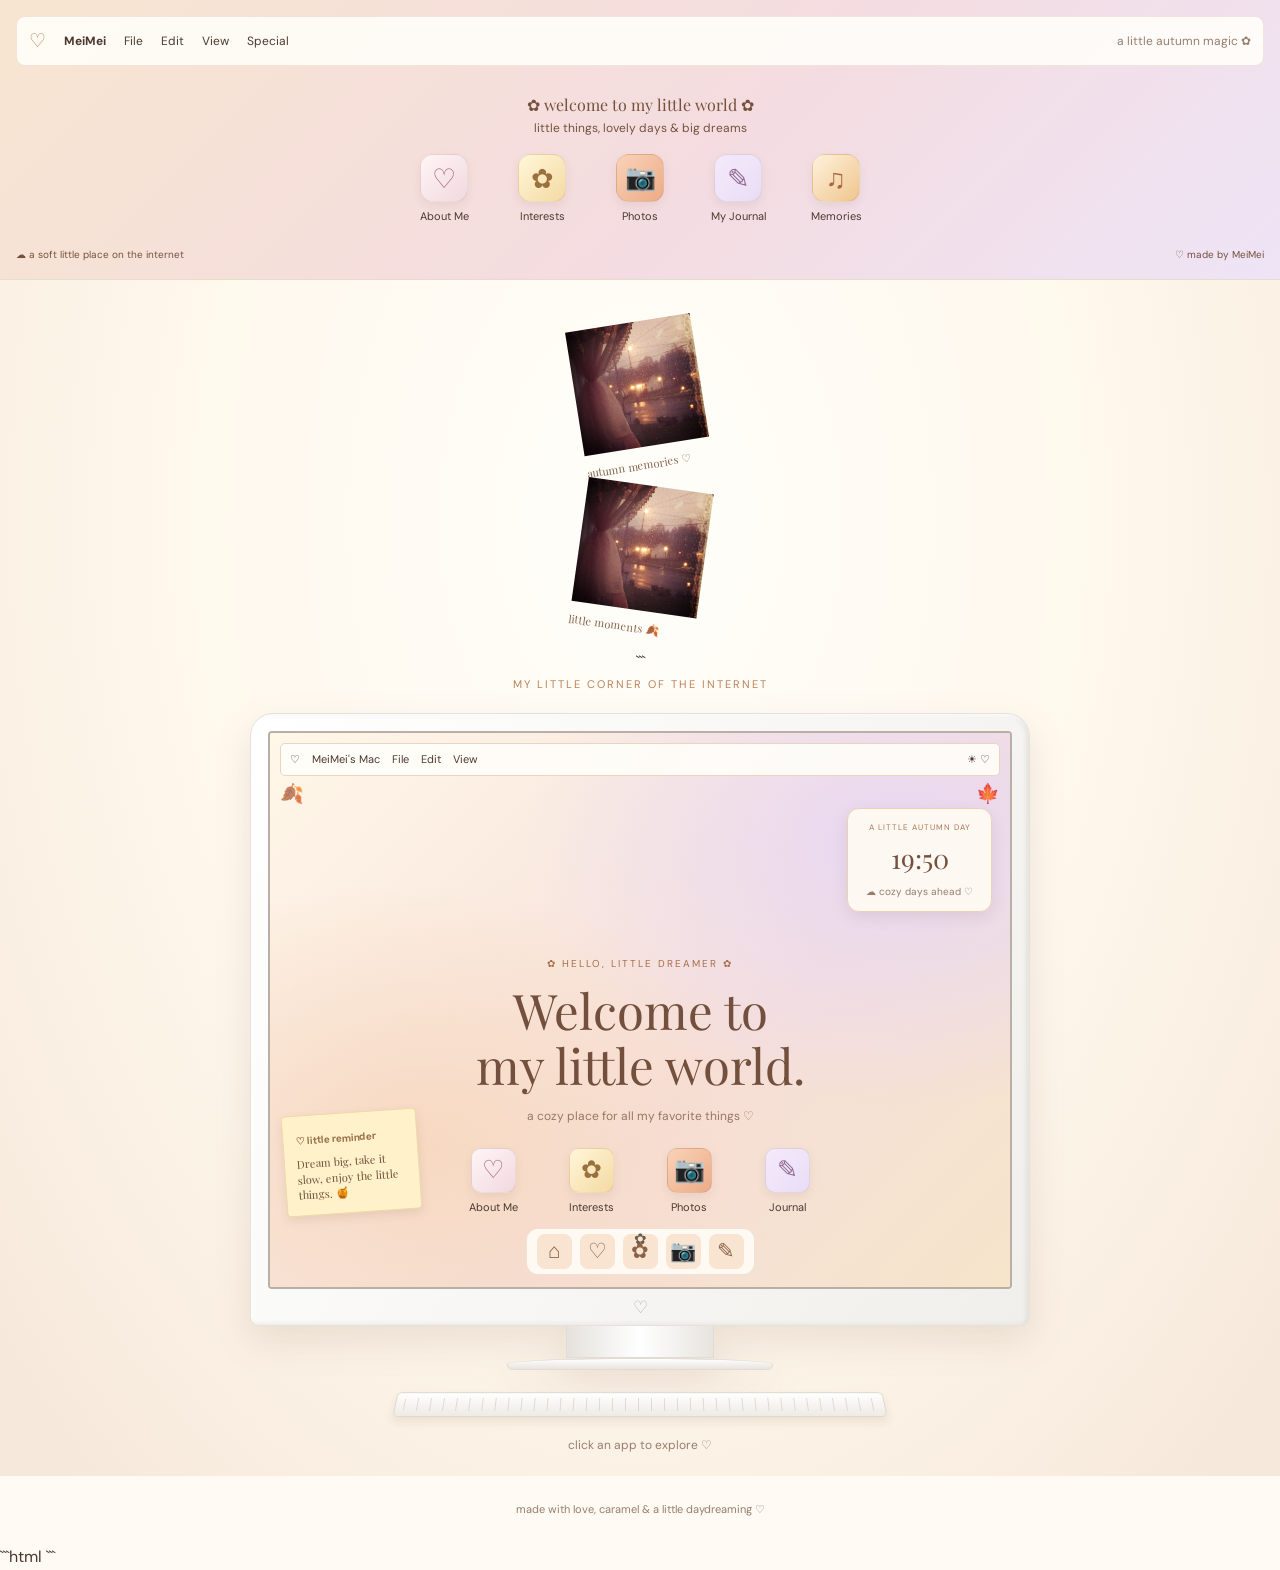
<file: index.html>
<!DOCTYPE html>
<html lang="en">
<head>
  <meta charset="UTF-8">
  <meta name="viewport" content="width=device-width, initial-scale=1">
  <title>MeiMei & Maple ♡</title>
  <link rel="stylesheet" href="style.css">
</head>
<body class="home-page">

  <div class="desktop">
    <div class="desktop-menu">
      <span class="apple-mark">♡</span>
      <strong>MeiMei</strong>
      <span>File</span>
      <span>Edit</span>
      <span>View</span>
      <span>Special</span>
      <span class="menu-right">a little autumn magic ✿</span>
    </div>

    <div class="desktop-note">
      <span>✿ welcome to my little world ✿</span>
      <p>little things, lovely days &amp; big dreams</p>
    </div>

    <div class="desktop-icons">
      <a class="desktop-icon" href="about.html">
        <span class="app-icon profile-icon">♡</span>
        <span>About Me</span>
      </a>

      <a class="desktop-icon" href="interests.html">
        <span class="app-icon interests-icon">✿</span>
        <span>Interests</span>
      </a>

      <a class="desktop-icon" href="gallery.html">
        <span class="app-icon camera-icon">📷</span>
        <span>Photos</span>
      </a>

      <a class="desktop-icon" href="blog.html">
        <span class="app-icon journal-icon">✎</span>
        <span>My Journal</span>
      </a>

      <a class="desktop-icon" href="gallery.html">
        <span class="app-icon music-icon">♫</span>
        <span>Memories</span>
      </a>
    </div>

    <div class="desktop-bottom">
      <span>☁ a soft little place on the internet</span>
      <span>♡ made by MeiMei</span>
    </div>
  </div>

  <main class="computer-scene">
<div class="polaroid polaroid-left">
  <img src="autumn.jpg" alt="A little autumn memory">
  <p>autumn memories ♡</p>
</div>

<div class="polaroid polaroid-right">
  <img src="autumn.jpg" alt="A cozy autumn day">
  <p>little moments 🍂</p>
</div>
```
    <div class="computer-label">my little corner of the internet</div>

    <div class="imac">
      <div class="imac-frame">
        <div class="imac-screen">
          <div class="screen-wallpaper">
            <div class="screen-menu">
              <span>♡</span>
              <span>MeiMei's Mac</span>
              <span>File</span>
              <span>Edit</span>
              <span>View</span>
              <span class="screen-menu-right">☀︎  ♡</span>
            </div>

            <div class="screen-welcome">
              <p>✿ HELLO, LITTLE DREAMER ✿</p>
              <h1>Welcome to<br>my little world.</h1>
              <span>a cozy place for all my favorite things ♡</span>
            </div>
<div class="autumn-decorations" aria-hidden="true">
  <span>🍂</span>
  <span>✿</span>
  <span>🍁</span>
</div>

<div class="desktop-widget">
  <div class="widget-date">A LITTLE AUTUMN DAY</div>
  <div id="maple-clock">12:00</div>
  <div class="widget-calendar">☁ cozy days ahead ♡</div>
</div>

<div class="sticky-note">
  <span>♡ little reminder</span>
  <p>Dream big, take it slow, enjoy the little things. 🍯</p>
</div>
            <div class="screen-apps">
              <a href="about.html" class="screen-app">
                <span class="app-icon profile-icon">♡</span>
                <span>About Me</span>
              </a>
              <a href="interests.html" class="screen-app">
                <span class="app-icon interests-icon">✿</span>
                <span>Interests</span>
              </a>
              <a href="gallery.html" class="screen-app">
                <span class="app-icon camera-icon">📷</span>
                <span>Photos</span>
              </a>
              <a href="blog.html" class="screen-app">
                <span class="app-icon journal-icon">✎</span>
                <span>Journal</span>
              </a>
            </div>

            <div class="screen-dock">
              <a href="index.html" title="Home">⌂</a>
              <a href="about.html" title="About Me">♡</a>
              <a href="interests.html" title="Interests">✿</a>
              <a href="gallery.html" title="Photos">📷</a>
              <a href="blog.html" title="Journal">✎</a>
            </div>
          </div>
        </div>
        <div class="imac-chin">
          <span class="imac-logo">♡</span>
        </div>
      </div>

      <div class="imac-neck"></div>
      <div class="imac-foot"></div>
    </div>

    <div class="keyboard">
      <div class="keyboard-keys"></div>
    </div>

    <p class="computer-caption">
      click an app to explore ♡
    </p>
  </main>

  <footer class="home-footer">
    made with love, caramel &amp; a little daydreaming ♡
  </footer>
```html
<script>
  function updateMapleClock() {
    const clock = document.getElementById("maple-clock");

    if (clock) {
      const now = new Date();
      clock.textContent = now.toLocaleTimeString("tr-TR", {
        hour: "2-digit",
        minute: "2-digit"
      });
    }
  }

  updateMapleClock();
  setInterval(updateMapleClock, 30000);
</script>
```
</body>
</html>
</file>
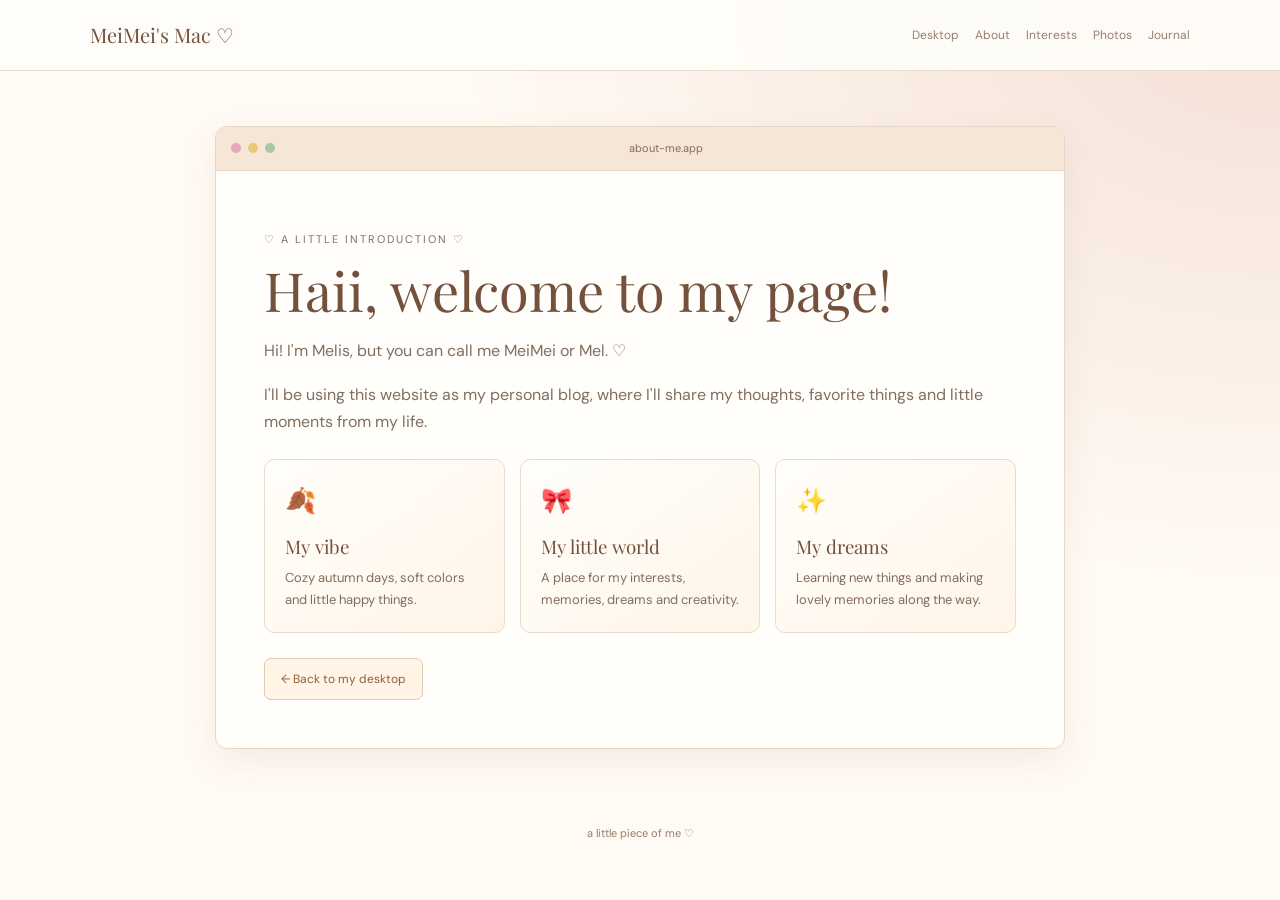
<file: about.html>
<!DOCTYPE html>
<html lang="en">
<head>
  <meta charset="UTF-8">
  <meta name="viewport" content="width=device-width, initial-scale=1">
  <title>About Me ♡</title>
  <link rel="stylesheet" href="style.css">
</head>
<body class="page-body">

  <header class="page-top">
    <a class="page-logo" href="index.html">MeiMei's Mac ♡</a>
    <nav class="page-nav">
      <a href="index.html">Desktop</a>
      <a href="about.html">About</a>
      <a href="interests.html">Interests</a>
      <a href="gallery.html">Photos</a>
      <a href="blog.html">Journal</a>
    </nav>
  </header>

  <main class="page-window">
    <div class="window-bar">
      <span class="window-dot dot-pink"></span>
      <span class="window-dot dot-yellow"></span>
      <span class="window-dot dot-green"></span>
      <span class="window-title">about-me.app</span>
    </div>

    <div class="page-content">
      <p class="eyebrow">♡ a little introduction ♡</p>
      <h1>Haii, welcome to my page!</h1>
      <p>
        Hi! I'm Melis, but you can call me MeiMei or Mel. ♡
      </p>
      <p>
        I'll be using this website as my personal blog, where I'll
        share my thoughts, favorite things and little moments from my life.
      </p>

      <section class="soft-card-grid">
        <article class="soft-card">
          <span class="card-symbol">🍂</span>
          <h3>My vibe</h3>
          <p>Cozy autumn days, soft colors and little happy things.</p>
        </article>

        <article class="soft-card">
          <span class="card-symbol">🎀</span>
          <h3>My little world</h3>
          <p>A place for my interests, memories, dreams and creativity.</p>
        </article>

        <article class="soft-card">
          <span class="card-symbol">✨</span>
          <h3>My dreams</h3>
          <p>Learning new things and making lovely memories along the way.</p>
        </article>
      </section>

      <a class="back-link" href="index.html">← Back to my desktop</a>
    </div>
  </main>

  <footer class="page-footer">a little piece of me ♡</footer>
</body>
</html>
</file>
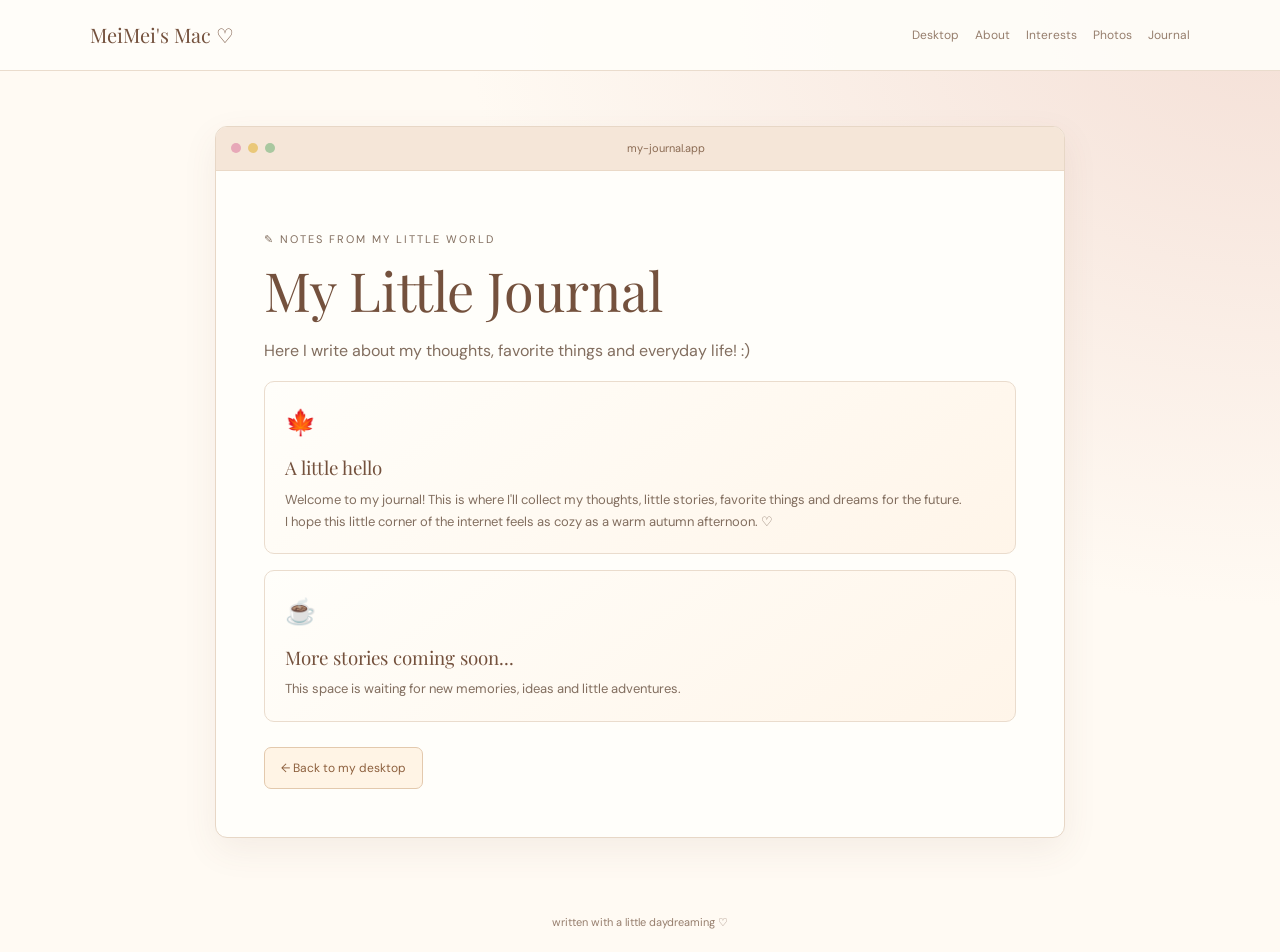
<file: blog.html>
<!DOCTYPE html>
<html lang="en">
<head>
  <meta charset="UTF-8">
  <meta name="viewport" content="width=device-width, initial-scale=1">
  <title>My Little Journal ✎</title>
  <link rel="stylesheet" href="style.css">
</head>
<body class="page-body">

  <header class="page-top">
    <a class="page-logo" href="index.html">MeiMei's Mac ♡</a>
    <nav class="page-nav">
      <a href="index.html">Desktop</a>
      <a href="about.html">About</a>
      <a href="interests.html">Interests</a>
      <a href="gallery.html">Photos</a>
      <a href="blog.html">Journal</a>
    </nav>
  </header>

  <main class="page-window">
    <div class="window-bar">
      <span class="window-dot dot-pink"></span>
      <span class="window-dot dot-yellow"></span>
      <span class="window-dot dot-green"></span>
      <span class="window-title">my-journal.app</span>
    </div>

    <div class="page-content">
      <p class="eyebrow">✎ notes from my little world</p>
      <h1>My Little Journal</h1>
      <p>
        Here I write about my thoughts, favorite things and everyday life! :)
      </p>

      <article class="soft-card">
        <span class="card-symbol">🍁</span>
        <h3>A little hello</h3>
        <p>
          Welcome to my journal! This is where I'll collect my thoughts,
          little stories, favorite things and dreams for the future.
        </p>
        <p>
          I hope this little corner of the internet feels as cozy as a
          warm autumn afternoon. ♡
        </p>
      </article>

      <article class="soft-card" style="margin-top: 16px;">
        <span class="card-symbol">☕</span>
        <h3>More stories coming soon...</h3>
        <p>
          This space is waiting for new memories, ideas and little adventures.
        </p>
      </article>

      <a class="back-link" href="index.html">← Back to my desktop</a>
    </div>
  </main>

  <footer class="page-footer">written with a little daydreaming ♡</footer>
</body>
</html>
</file>
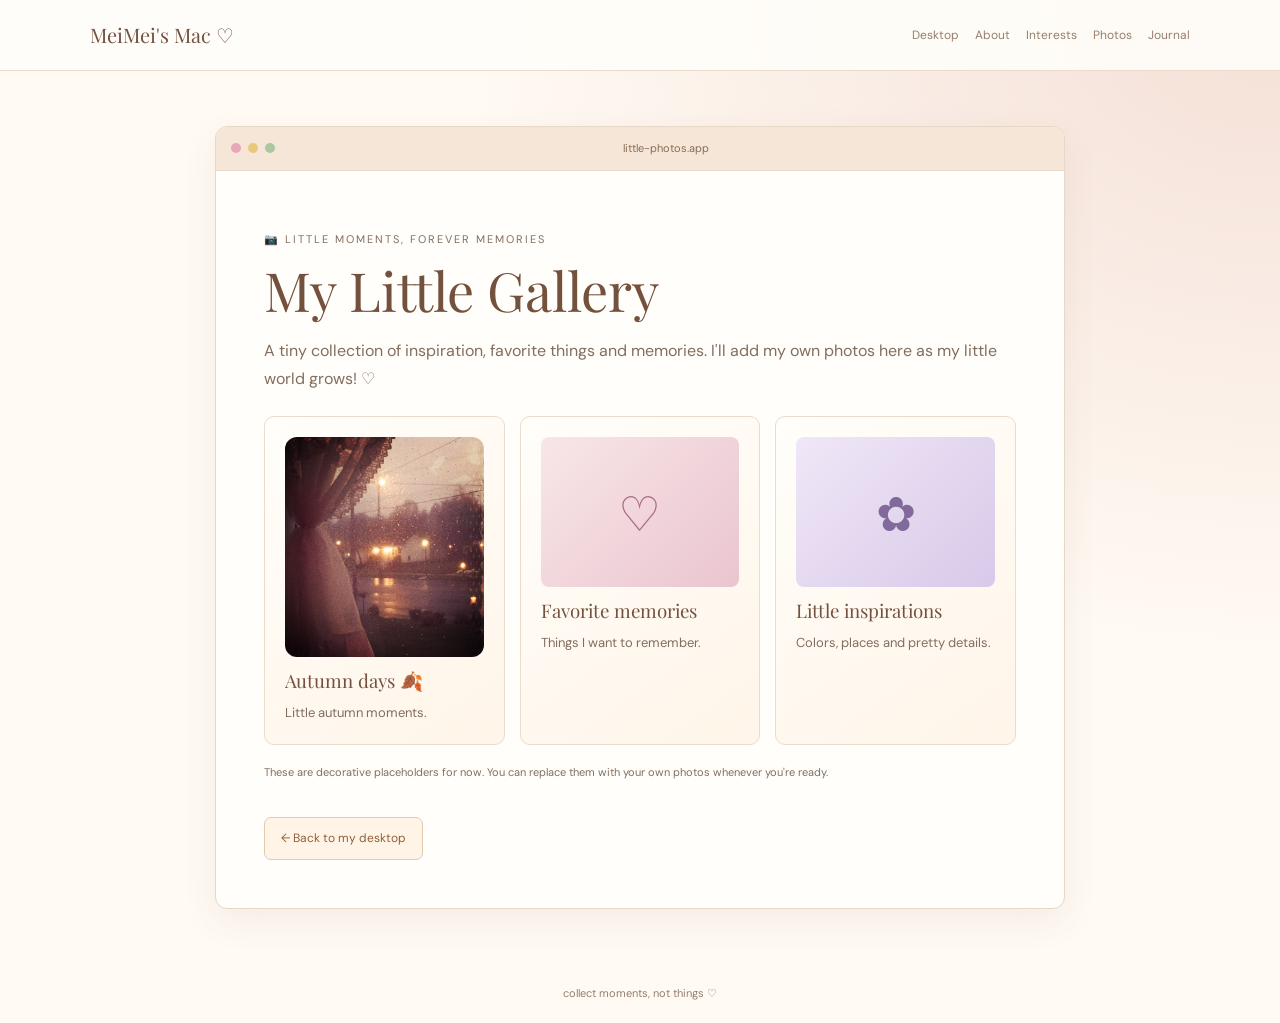
<file: gallery.html>
<!DOCTYPE html>
<html lang="en">
<head>
  <meta charset="UTF-8">
  <meta name="viewport" content="width=device-width, initial-scale=1">
  <title>My Little Gallery 📸</title>
  <link rel="stylesheet" href="style.css">
</head>
<body class="page-body">

  <header class="page-top">
    <a class="page-logo" href="index.html">MeiMei's Mac ♡</a>
    <nav class="page-nav">
      <a href="index.html">Desktop</a>
      <a href="about.html">About</a>
      <a href="interests.html">Interests</a>
      <a href="gallery.html">Photos</a>
      <a href="blog.html">Journal</a>
    </nav>
  </header>

  <main class="page-window">
    <div class="window-bar">
      <span class="window-dot dot-pink"></span>
      <span class="window-dot dot-yellow"></span>
      <span class="window-dot dot-green"></span>
      <span class="window-title">little-photos.app</span>
    </div>

    <div class="page-content">
      <p class="eyebrow">📷 little moments, forever memories</p>
      <h1>My Little Gallery</h1>
      <p>
        A tiny collection of inspiration, favorite things and memories.
        I'll add my own photos here as my little world grows! ♡
      </p>
<section class="soft-card-grid">
 <article class="soft-card photo-card">
  <img src="autumn.jpg" alt="My autumn photo">
  <h3>Autumn days 🍂</h3>
  <p>Little autumn moments.</p>
</article>

        <article class="soft-card photo-card">
          <div class="photo-placeholder photo-pink">♡</div>
          <h3>Favorite memories</h3>
          <p>Things I want to remember.</p>
        </article>

        <article class="soft-card photo-card">
          <div class="photo-placeholder photo-lilac">✿</div>
          <h3>Little inspirations</h3>
          <p>Colors, places and pretty details.</p>
        </article>
      </section>

      <p class="small-note">
        These are decorative placeholders for now. You can replace them
        with your own photos whenever you're ready.
      </p>

      <a class="back-link" href="index.html">← Back to my desktop</a>
    </div>
  </main>

  <footer class="page-footer">collect moments, not things ♡</footer>
</body>
</html>
</file>
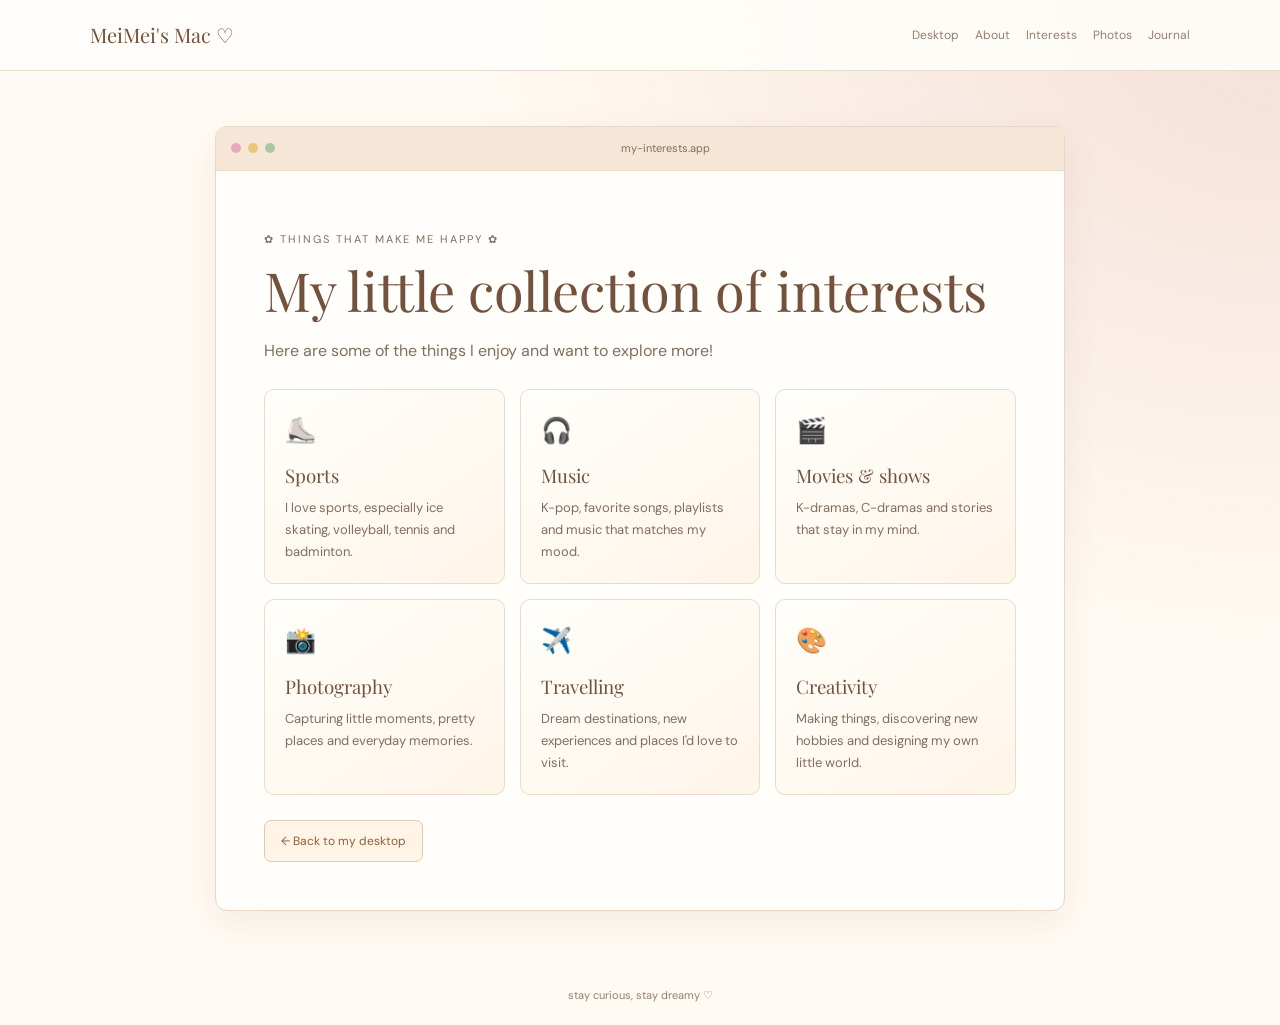
<file: interests.html>
<!DOCTYPE html>
<html lang="en">
<head>
  <meta charset="UTF-8">
  <meta name="viewport" content="width=device-width, initial-scale=1">
  <title>My Interests ✿</title>
  <link rel="stylesheet" href="style.css">
</head>
<body class="page-body">

  <header class="page-top">
    <a class="page-logo" href="index.html">MeiMei's Mac ♡</a>
    <nav class="page-nav">
      <a href="index.html">Desktop</a>
      <a href="about.html">About</a>
      <a href="interests.html">Interests</a>
      <a href="gallery.html">Photos</a>
      <a href="blog.html">Journal</a>
    </nav>
  </header>

  <main class="page-window">
    <div class="window-bar">
      <span class="window-dot dot-pink"></span>
      <span class="window-dot dot-yellow"></span>
      <span class="window-dot dot-green"></span>
      <span class="window-title">my-interests.app</span>
    </div>

    <div class="page-content">
      <p class="eyebrow">✿ things that make me happy ✿</p>
      <h1>My little collection of interests</h1>
      <p>Here are some of the things I enjoy and want to explore more!</p>

      <section class="soft-card-grid">
        <article class="soft-card">
          <span class="card-symbol">⛸️</span>
          <h3>Sports</h3>
          <p>I love sports, especially ice skating, volleyball, tennis and badminton.</p>
        </article>

        <article class="soft-card">
          <span class="card-symbol">🎧</span>
          <h3>Music</h3>
          <p>K-pop, favorite songs, playlists and music that matches my mood.</p>
        </article>

        <article class="soft-card">
          <span class="card-symbol">🎬</span>
          <h3>Movies & shows</h3>
          <p>K-dramas, C-dramas and stories that stay in my mind.</p>
        </article>

        <article class="soft-card">
          <span class="card-symbol">📸</span>
          <h3>Photography</h3>
          <p>Capturing little moments, pretty places and everyday memories.</p>
        </article>

        <article class="soft-card">
          <span class="card-symbol">✈️</span>
          <h3>Travelling</h3>
          <p>Dream destinations, new experiences and places I'd love to visit.</p>
        </article>

        <article class="soft-card">
          <span class="card-symbol">🎨</span>
          <h3>Creativity</h3>
          <p>Making things, discovering new hobbies and designing my own little world.</p>
        </article>
      </section>

      <a class="back-link" href="index.html">← Back to my desktop</a>
    </div>
  </main>

  <footer class="page-footer">stay curious, stay dreamy ♡</footer>
</body>
</html>
</file>
<file: style.css>
@import url('https://fonts.googleapis.com/css2?family=DM+Sans:wght@400;500;600;700&family=Playfair+Display:wght@400;500;600&display=swap');

:root {
  --cream: #fffaf3;
  --white: #fffefa;
  --pink: #f1d9df;
  --lilac: #e8ddf5;
  --peach: #f6d4b5;
  --orange: #e9a16f;
  --caramel: #b98258;
  --brown: #74513d;
  --dark: #4b392f;
  --muted: #967e6d;
  --line: #eadccd;
}

* {
  box-sizing: border-box;
}

html {
  scroll-behavior: smooth;
}

body {
  margin: 0;
  color: var(--dark);
  background: var(--cream);
  font-family: 'DM Sans', sans-serif;
  line-height: 1.7;
}

a {
  color: inherit;
}

.desktop {
  position: relative;
  min-height: 240px;
  padding: 16px;
  overflow: hidden;
  background: linear-gradient(135deg, #f8e5d0, #f4dce0 55%, #eee4f6);
  border-bottom: 1px solid var(--line);
}

.desktop-menu {
  display: flex;
  align-items: center;
  gap: 18px;
  flex-wrap: wrap;
  padding: 8px 12px;
  background: rgba(255, 254, 250, .88);
  border: 1px solid rgba(185, 130, 88, .18);
  border-radius: 9px;
  font-size: 12px;
}

.apple-mark {
  color: var(--caramel);
  font-size: 19px;
}

.menu-right {
  margin-left: auto;
  color: var(--muted);
}

.desktop-note {
  margin: 25px 0 18px;
  text-align: center;
  color: var(--brown);
  font-family: 'Playfair Display', serif;
}

.desktop-note p {
  margin: 2px 0;
  font: 12px 'DM Sans', sans-serif;
}

.desktop-icons {
  display: flex;
  justify-content: center;
  flex-wrap: wrap;
  gap: 16px;
}

.desktop-icon,
.screen-app {
  display: flex;
  flex-direction: column;
  align-items: center;
  gap: 5px;
  width: 82px;
  color: var(--dark);
  text-decoration: none;
  text-align: center;
  font-size: 11px;
}

.desktop-icon:hover,
.screen-app:hover {
  transform: translateY(-4px);
}

.app-icon {
  display: flex;
  align-items: center;
  justify-content: center;
  width: 48px;
  height: 48px;
  flex-shrink: 0;
  border: 1px solid rgba(116, 81, 61, .12);
  border-radius: 13px;
  box-shadow: 0 4px 10px rgba(116, 81, 61, .09);
  font-size: 27px;
  transition: transform .2s ease;
}

.desktop-icon:hover .app-icon,
.screen-app:hover .app-icon {
  transform: rotate(-4deg) scale(1.06);
}

.profile-icon {
  color: #a9657c;
  background: linear-gradient(135deg, #fff5f5, var(--pink));
}

.interests-icon {
  color: #9a713d;
  background: linear-gradient(135deg, #fff7d9, #f5d9a3);
}

.camera-icon {
  background: linear-gradient(135deg, #f9d3ba, #edab85);
  font-size: 25px;
}

.journal-icon {
  color: #916b91;
  background: linear-gradient(135deg, #f5eafb, var(--lilac));
}

.music-icon {
  color: #a56a42;
  background: linear-gradient(135deg, #fff1dc, #efc58d);
}

.desktop-bottom {
  display: flex;
  justify-content: space-between;
  gap: 10px;
  margin-top: 20px;
  color: var(--brown);
  font-size: 10px;
}

.computer-scene {
  display: flex;
  flex-direction: column;
  align-items: center;
  padding: 42px 18px 20px;
  background:
    radial-gradient(ellipse at 50% 20%, #fffefa 0%, #fff8ed 50%, #f5e7d9 100%);
}

.computer-label {
  margin-bottom: 20px;
  color: var(--caramel);
  font-size: 11px;
  letter-spacing: 2px;
  text-align: center;
  text-transform: uppercase;
}

.imac {
  width: min(780px, 96%);
  display: flex;
  flex-direction: column;
  align-items: center;
  filter: drop-shadow(0 15px 18px rgba(111, 75, 49, .12));
}

.imac-frame {
  width: 100%;
  padding: 17px 17px 0;
  background: linear-gradient(120deg, #fff, #f0efeb);
  border: 1px solid #e5e1dc;
  border-radius: 23px 23px 9px 9px;
  box-shadow:
    inset 2px 2px 5px #fff,
    inset -2px 0 5px #ddd9d4;
}

.imac-screen {
  width: 100%;
  overflow: hidden;
  aspect-ratio: 4 / 3;
  border: 2px solid #b8b0a7;
  border-radius: 4px;
  background: #f7e5d0;
}

.screen-wallpaper {
  position: relative;
  display: flex;
  flex-direction: column;
  height: 100%;
  padding: 10px;
  overflow: hidden;
  background:
    radial-gradient(ellipse at 20% 75%, #f7d9c1 0%, transparent 45%),
    radial-gradient(ellipse at 85% 20%, #e8d8f3 0%, transparent 42%),
    linear-gradient(135deg, #fff7e8, #f6dfd9 60%, #f5e5ca);
}

.screen-menu {
  display: flex;
  flex-wrap: wrap;
  align-items: center;
  gap: 12px;
  padding: 6px 9px;
  border: 1px solid #e9d5c1;
  border-radius: 5px;
  background: rgba(255, 254, 250, .9);
  font-size: clamp(7px, 1.1vw, 11px);
}

.screen-menu-right {
  margin-left: auto;
}

.screen-welcome {
  margin: auto 0 0;
  padding: 8px 0;
  text-align: center;
}

.screen-welcome p {
  color: #a66e4b;
  font-size: clamp(6px, 1vw, 10px);
  letter-spacing: 2px;
}

.screen-welcome h1 {
  margin: 5px 0 8px;
  color: #73503e;
  font-family: 'Playfair Display', serif;
  font-size: clamp(22px, 4.5vw, 49px);
  font-weight: 400;
  line-height: 1.13;
}

.screen-welcome > span {
  color: #967765;
  font-size: clamp(7px, 1.2vw, 12px);
}

.screen-apps {
  display: flex;
  justify-content: center;
  flex-wrap: wrap;
  gap: clamp(5px, 2vw, 22px);
  margin: 12px 0 12px;
}

.screen-app {
  width: clamp(46px, 9vw, 76px);
  font-size: clamp(7px, 1.1vw, 11px);
}

.screen-app .app-icon {
  width: clamp(28px, 5.5vw, 45px);
  height: clamp(28px, 5.5vw, 45px);
  border-radius: 10px;
  font-size: clamp(16px, 3vw, 25px);
}

.screen-dock {
  display: flex;
  justify-content: center;
  align-items: center;
  gap: 8px;
  margin: 0 auto 2px;
  padding: 5px 10px;
  border: 1px solid rgba(185, 130, 88, .2);
  border-radius: 12px;
  background: rgba(255, 254, 250, .84);
}

.screen-dock a {
  display: grid;
  width: clamp(22px, 4vw, 35px);
  height: clamp(22px, 4vw, 35px);
  place-items: center;
  border-radius: 8px;
  background: #f8e4d0;
  color: #8b6147;
  font-size: clamp(12px, 2.4vw, 21px);
  text-decoration: none;
  transition: transform .2s ease;
}

.screen-dock a:hover {
  transform: translateY(-4px);
}

.imac-chin {
  display: flex;
  align-items: center;
  justify-content: center;
  height: 36px;
}

.imac-logo {
  color: #b8b1a9;
  font-size: 17px;
}

.imac-neck {
  width: 19%;
  height: 32px;
  background: linear-gradient(90deg, #e5e2dd, #fff, #e7e4df);
  border: 1px solid #e1dcd6;
  border-top: none;
}

.imac-foot {
  width: 34%;
  height: 12px;
  background: linear-gradient(#fff, #e8e4de);
  border: 1px solid #e0dbd4;
  border-radius: 50% 50% 5px 5px;
}

.keyboard {
  width: min(490px, 70%);
  height: 25px;
  margin-top: 22px;
  padding: 5px 8px;
  background: linear-gradient(#fff, #eeeae5);
  border: 1px solid #ddd7cf;
  border-radius: 5px;
  box-shadow: 0 5px 9px rgba(111, 75, 49, .09);
  transform: perspective(100px) rotateX(5deg);
}

.keyboard-keys {
  width: 100%;
  height: 100%;
  border-radius: 2px;
  background: repeating-linear-gradient(
    90deg,
    #e0d9d0 0,
    #e0d9d0 1px,
    transparent 1px,
    transparent 13px
  );
}

.computer-caption {
  margin: 18px 0 0;
  color: var(--muted);
  font-size: 12px;
}

.home-footer {
  padding: 24px 12px;
  color: var(--muted);
  text-align: center;
  font-size: 11px;
}

/* Other pages */

.page-body {
  min-height: 100vh;
  background:
    radial-gradient(ellipse at top right, #f4dfd6, transparent 45%),
    var(--cream);
}

.page-top {
  display: flex;
  justify-content: space-between;
  align-items: center;
  flex-wrap: wrap;
  gap: 14px;
  padding: 18px 7%;
  background: rgba(255, 254, 250, .9);
  border-bottom: 1px solid var(--line);
}

.page-logo {
  color: var(--brown);
  font-family: 'Playfair Display', serif;
  font-size: 20px;
  text-decoration: none;
}

.page-nav {
  display: flex;
  flex-wrap: wrap;
  gap: 16px;
}

.page-nav a {
  color: var(--muted);
  font-size: 12px;
  text-decoration: none;
}

.page-nav a:hover {
  color: var(--caramel);
}

.page-window {
  width: min(850px, 92%);
  margin: 55px auto;
  overflow: hidden;
  background: var(--white);
  border: 1px solid #e7d7c6;
  border-radius: 12px;
  box-shadow: 0 12px 35px rgba(116, 81, 61, .08);
}

.window-bar {
  display: flex;
  align-items: center;
  gap: 7px;
  padding: 12px 15px;
  background: #f5e6d8;
  border-bottom: 1px solid #ead9c7;
}

.window-dot {
  width: 10px;
  height: 10px;
  border-radius: 50%;
}

.dot-pink { background: #e7a8b8; }
.dot-yellow { background: #eac879; }
.dot-green { background: #a9c8a0; }

.window-title {
  flex: 1;
  text-align: center;
  color: #8b6b53;
  font-size: 11px;
}

.page-content {
  padding: clamp(22px, 5vw, 48px);
}

.eyebrow {
  color: var(--caramel);
  font-size: 11px;
  letter-spacing: 2px;
  text-transform: uppercase;
}

.page-content h1 {
  margin: 8px 0 16px;
  color: var(--brown);
  font-family: 'Playfair Display', serif;
  font-size: clamp(34px, 6vw, 54px);
  font-weight: 400;
  line-height: 1.15;
}

.page-content h2 {
  margin-top: 30px;
  color: var(--brown);
  font-family: 'Playfair Display', serif;
  font-weight: 400;
}

.page-content p {
  color: #826e5f;
}

.soft-card-grid {
  display: grid;
  grid-template-columns: repeat(auto-fit, minmax(180px, 1fr));
  gap: 15px;
  margin-top: 24px;
}

.soft-card {
  padding: 20px;
  border: 1px solid var(--line);
  border-radius: 10px;
  background: linear-gradient(145deg, #fffefa, #fff5e9);
}

.soft-card .card-symbol {
  font-size: 25px;
}

.soft-card h3 {
  margin: 8px 0 5px;
  color: var(--brown);
  font-family: 'Playfair Display', serif;
  font-weight: 400;
}

.soft-card p {
  margin: 0;
  font-size: 13px;
}

.back-link {
  display: inline-block;
  margin-top: 25px;
  padding: 10px 16px;
  border: 1px solid #e3c9ad;
  border-radius: 7px;
  background: #fff4e5;
  color: #8d603e;
  font-size: 12px;
  text-decoration: none;
}

.back-link:hover {
  background: #f7e4d0;
}

.page-footer {
  padding: 20px;
  color: var(--muted);
  text-align: center;
  font-size: 11px;
}

@media (max-width: 600px) {
  .desktop-menu {
    gap: 10px;
  }

  .desktop-icons {
    gap: 10px;
  }

  .imac-frame {
    padding: 8px 8px 0;
    border-radius: 13px 13px 5px 5px;
  }

  .imac-chin {
    height: 22px;
  }

  .imac-neck {
    height: 20px;
  }

  .imac-foot {
    height: 8px;
  }

  .keyboard {
    margin-top: 14px;
    height: 18px;
  }

  .page-top {
    padding: 16px 5%;
  }

  .page-window {
    margin: 28px auto;
  }
}

.photo-placeholder {
  display: grid;
  min-height: 150px;
  place-items: center;
  border-radius: 8px;
  font-family: 'Playfair Display', serif;
  font-size: 48px;
}

.photo-peach {
  color: #a76540;
  background: linear-gradient(135deg, #fbe8cb, #f2c29f);
}

.photo-pink {
  color: #a9667e;
  background: linear-gradient(135deg, #f8e6e7, #eac5d0);
}

.photo-lilac {
  color: #816a9b;
  background: linear-gradient(135deg, #f0e7f7, #d8c9e9);
}

.small-note {
  margin-top: 18px;
  font-size: 11px;
  color: var(--muted);
}
.photo-card img {
  width: 100%;
  max-width: 100%;
  height: 220px;
  object-fit: cover;
  display: block;
  border-radius: 12px;
}

/* 🍂 MeiMei & Maple autumn widgets */

.desktop-widget {
  position: absolute;
  top: 75px;
  right: 18px;
  z-index: 5;
  width: 145px;
  padding: 12px;
  border: 1px solid #ead2b7;
  border-radius: 12px;
  background: rgba(255, 250, 243, 0.94);
  box-shadow: 0 5px 15px rgba(116, 81, 61, 0.12);
  text-align: center;
  line-height: 1.5;
}

.widget-date {
  color: #a87958;
  font-size: 8px;
  letter-spacing: 1px;
}

#maple-clock {
  margin: 5px 0;
  color: #74513d;
  font-family: 'Playfair Display', serif;
  font-size: 27px;
}

.widget-calendar {
  color: #967e6d;
  font-size: 10px;
}

.sticky-note {
  position: absolute;
  bottom: 75px;
  left: 14px;
  z-index: 5;
  width: 135px;
  padding: 12px;
  transform: rotate(-4deg);
  border: 1px solid #eed9a9;
  border-radius: 4px;
  background: #fff1c9;
  box-shadow: 0 4px 10px rgba(116, 81, 61, 0.12);
  line-height: 1.4;
}

.sticky-note span {
  color: #9a7148;
  font-size: 10px;
  font-weight: 700;
}

.sticky-note p {
  margin: 6px 0 0;
  color: #74513d;
  font-family: 'Playfair Display', serif;
  font-size: 11px;
}

.autumn-decorations {
  position: absolute;
  inset: 45px 10px 35px;
  display: flex;
  justify-content: space-between;
  align-items: flex-start;
  pointer-events: none;
  opacity: 0.8;
}

.autumn-decorations span {
  font-size: 19px;
}

.autumn-decorations span:nth-child(2) {
  align-self: flex-end;
  font-size: 15px;
}

@media (max-width: 600px) {
  .desktop-widget {
    top: 65px;
    right: 8px;
    width: 112px;
    padding: 7px;
  }

  #maple-clock {
    font-size: 21px;
  }

  .sticky-note {
    bottom: 55px;
    left: 7px;
    width: 105px;
    padding: 8px;
  }

  .sticky-note p {
    font-size: 9px;
  }

  .autumn-decorations span {
    font-size: 14px;
  }
}

```css
/* Hide the extra menu above the iMac */
.home-page > .desktop {
  display: none;
}
```
```css
/* 🍂 Autumn decorations around the iMac */

.computer-scene {
  position: relative;
  isolation: isolate;
}

.computer-scene::before,
.computer-scene::after {
  position: absolute;
  top: 22%;
  z-index: -1;
  width: 115px;
  color: #a87958;
  font-size: 31px;
  line-height: 2.3;
  text-align: center;
  white-space: pre-wrap;
  pointer-events: none;
}

.computer-scene::before {
  content: "🍂\A 📸\A ✦\A 📚\A 🍁";
  left: 1%;
  transform: rotate(-7deg);
}

.computer-scene::after {
  content: "🍁\A ☁️\A 🍂\A ✿\A 📖";
  right: 1%;
  transform: rotate(7deg);
}

@media (max-width: 600px) {
  .computer-scene::before,
  .computer-scene::after {
    width: 48px;
    font-size: 19px;
    line-height: 2;
  }
}
```
```css
/* 📸 Polaroids around the iMac */

.polaroid {
  position: absolute;
  z-index: 2;
  width: 145px;
  padding: 9px 9px 0;
  background: #fffdf7;
  border: 1px solid #eadfce;
  box-shadow: 0 7px 18px rgba(92, 65, 43, 0.16);
  text-align: center;
  transition: transform 0.25s ease;
}

.polaroid img {
  display: block;
  width: 100%;
  height: 125px;
  object-fit: cover;
}

.polaroid p {
  margin: 9px 0 10px;
  color: #87684f;
  font-family: 'Playfair Display', serif;
  font-size: 11px;
}

.polaroid-left {
  top: 24%;
  left: 3%;
  transform: rotate(-9deg);
}

.polaroid-right {
  right: 3%;
  bottom: 18%;
  transform: rotate(8deg);
}

.polaroid-left:hover {
  transform: rotate(-3deg) translateY(-5px);
}

.polaroid-right:hover {
  transform: rotate(3deg) translateY(-5px);
}

@media (max-width: 600px) {
  .polaroid {
    width: 82px;
    padding: 5px 5px 0;
  }

  .polaroid img {
    height: 70px;
  }

  .polaroid p {
    margin: 5px 0;
    font-size: 8px;
  }

  .polaroid-left {
    left: 1%;
  }

  .polaroid-right {
    right: 1%;
  }
}
```
</file>
